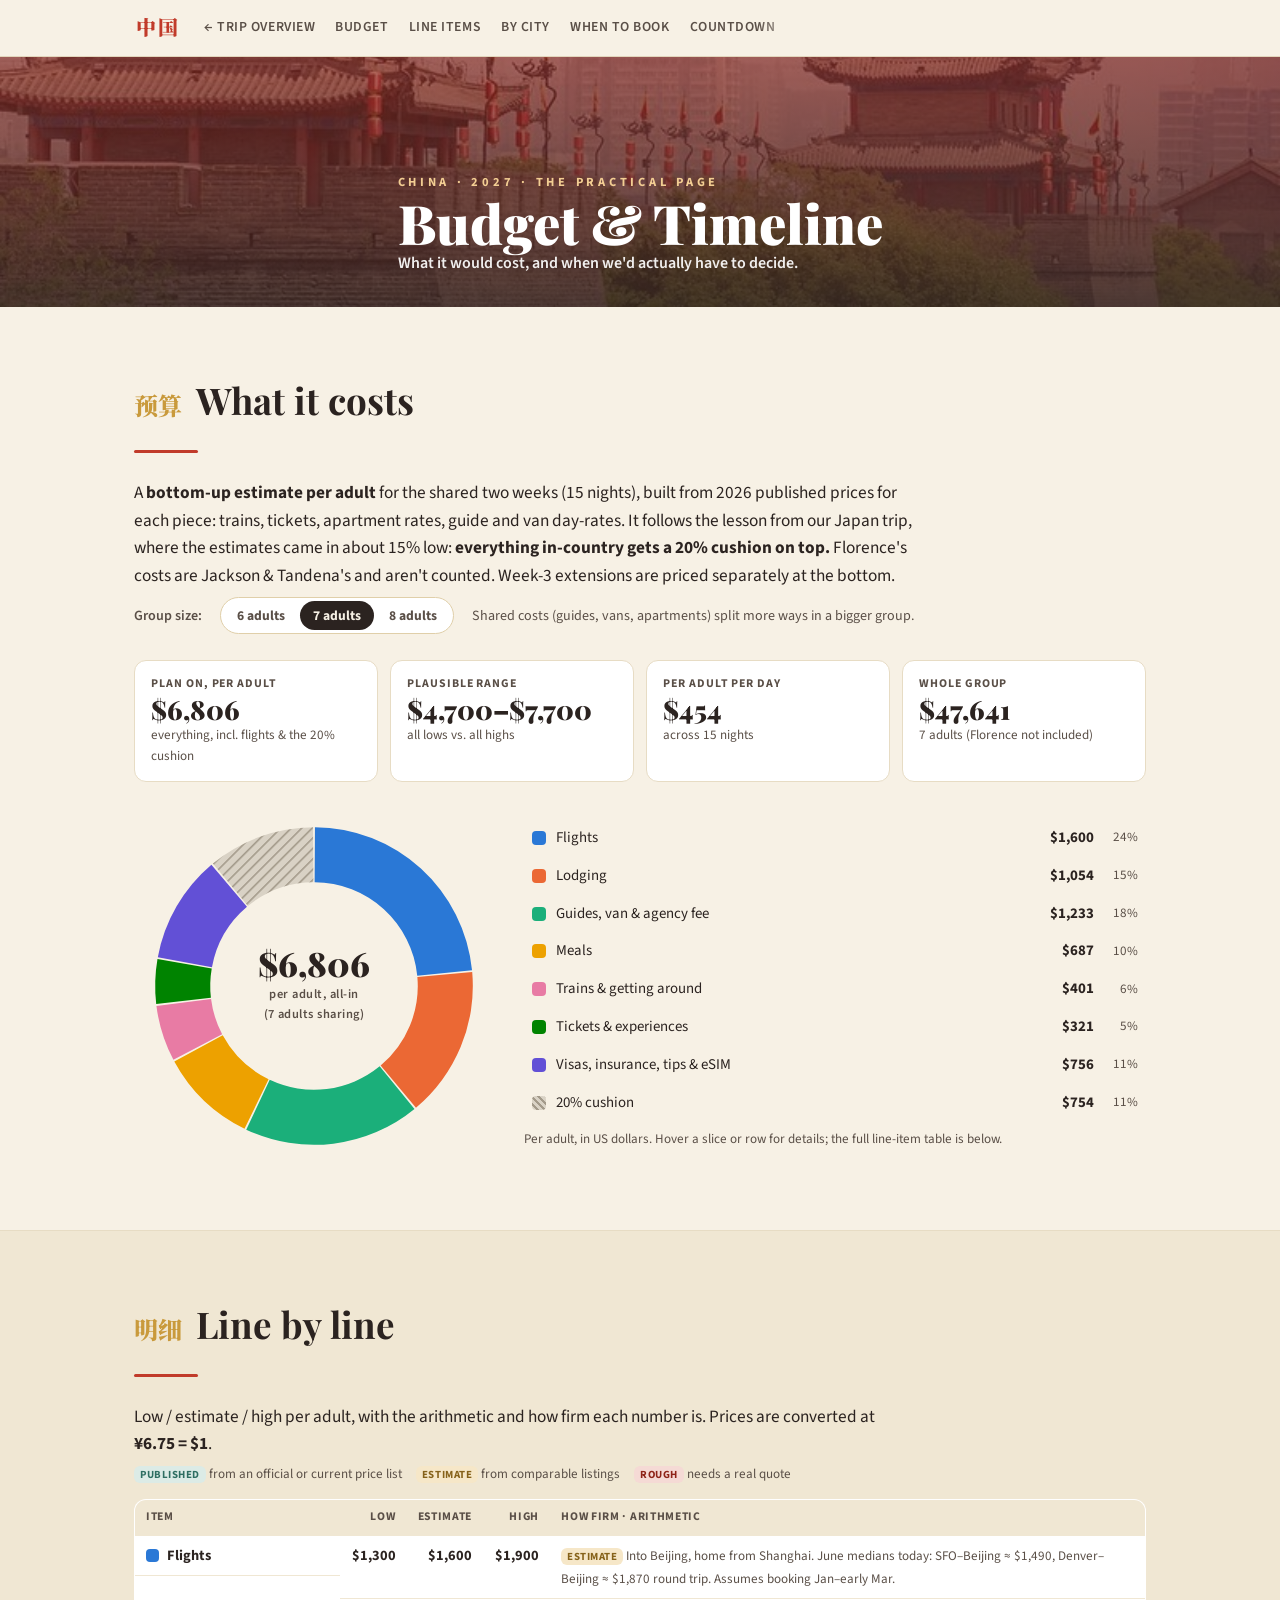
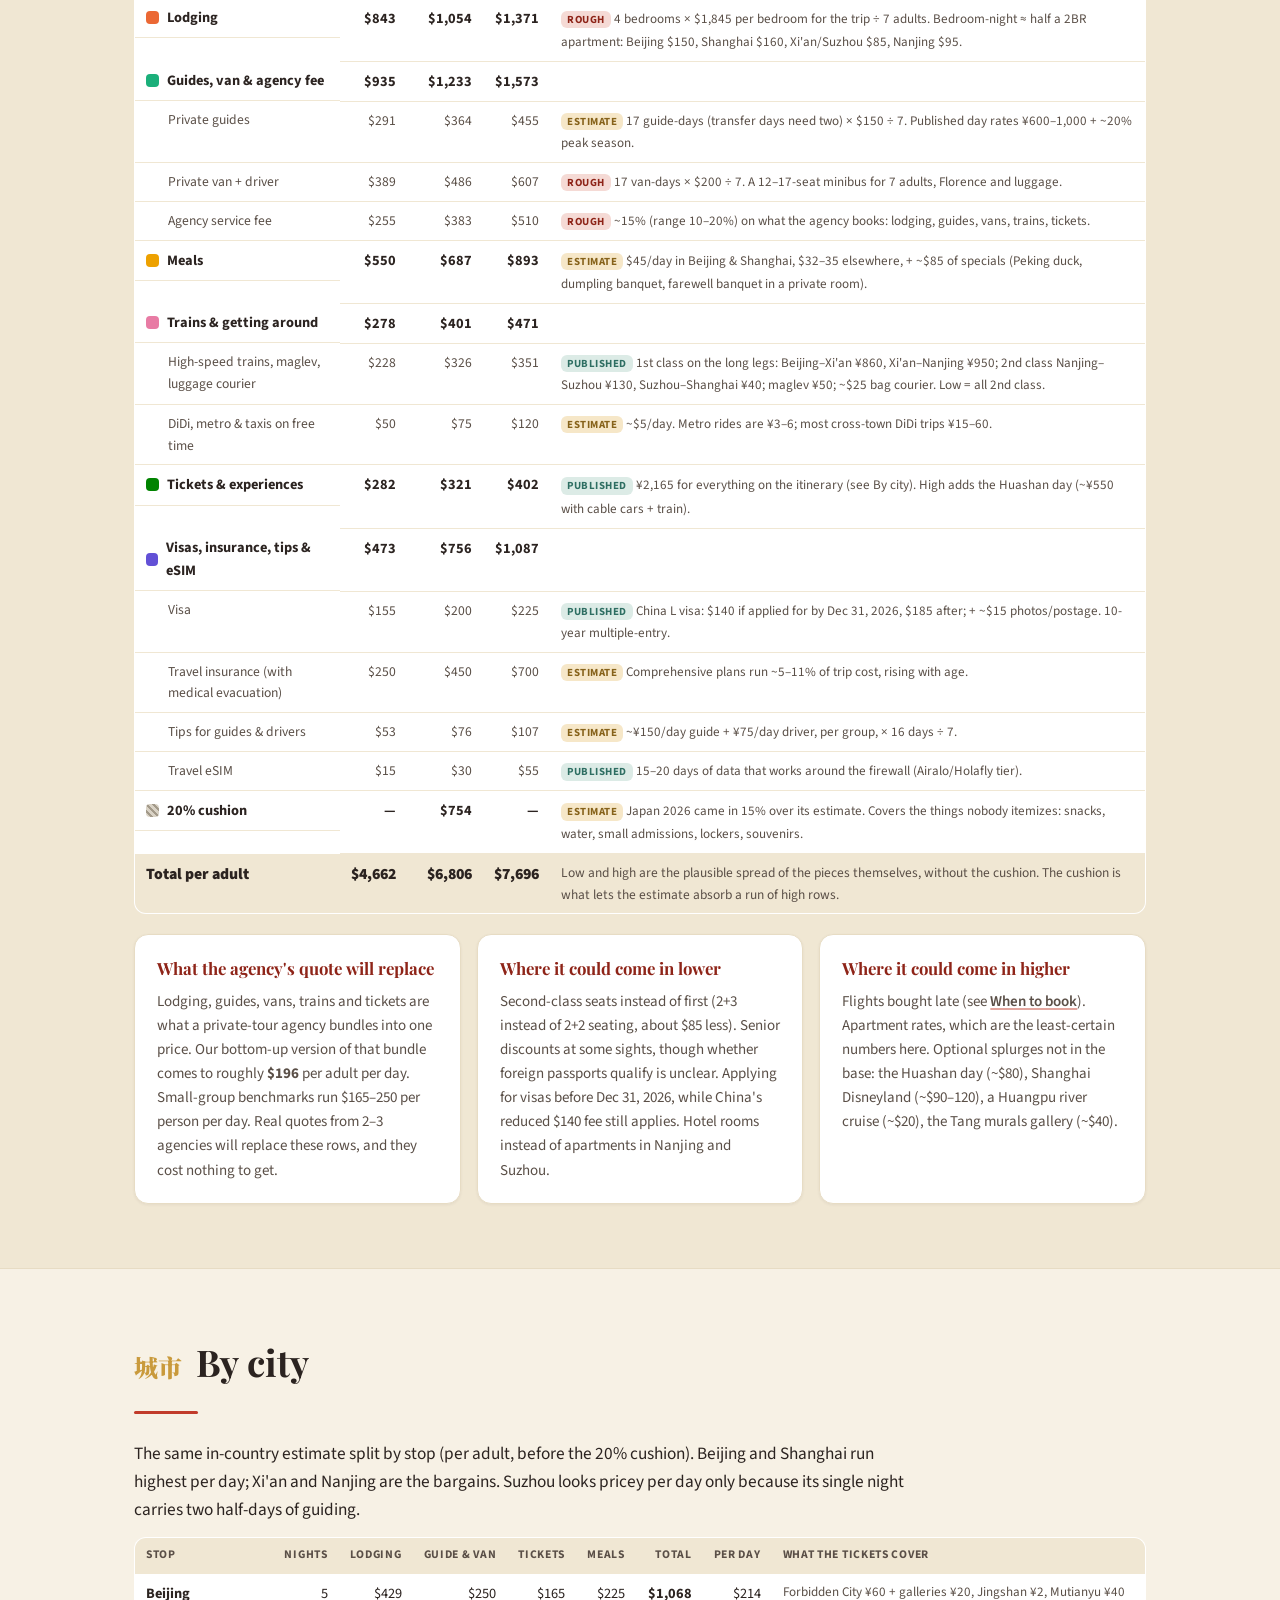
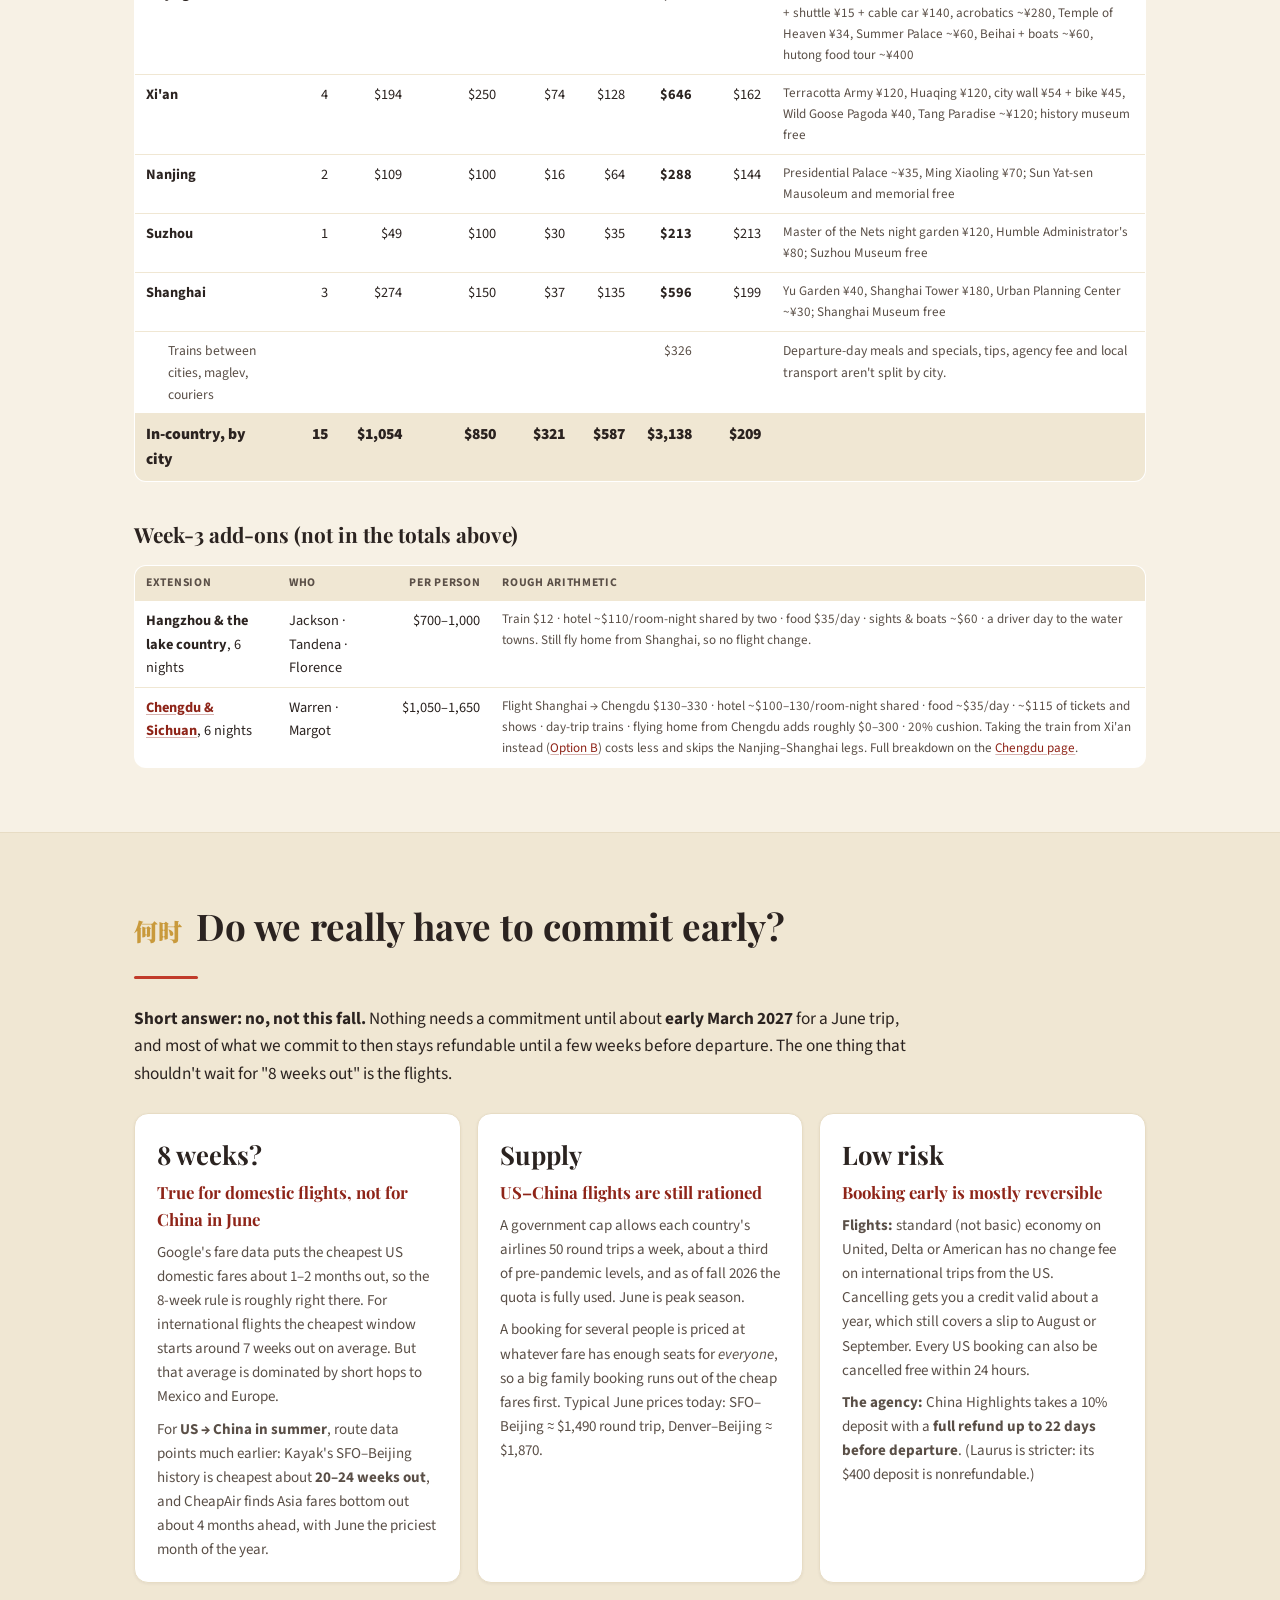
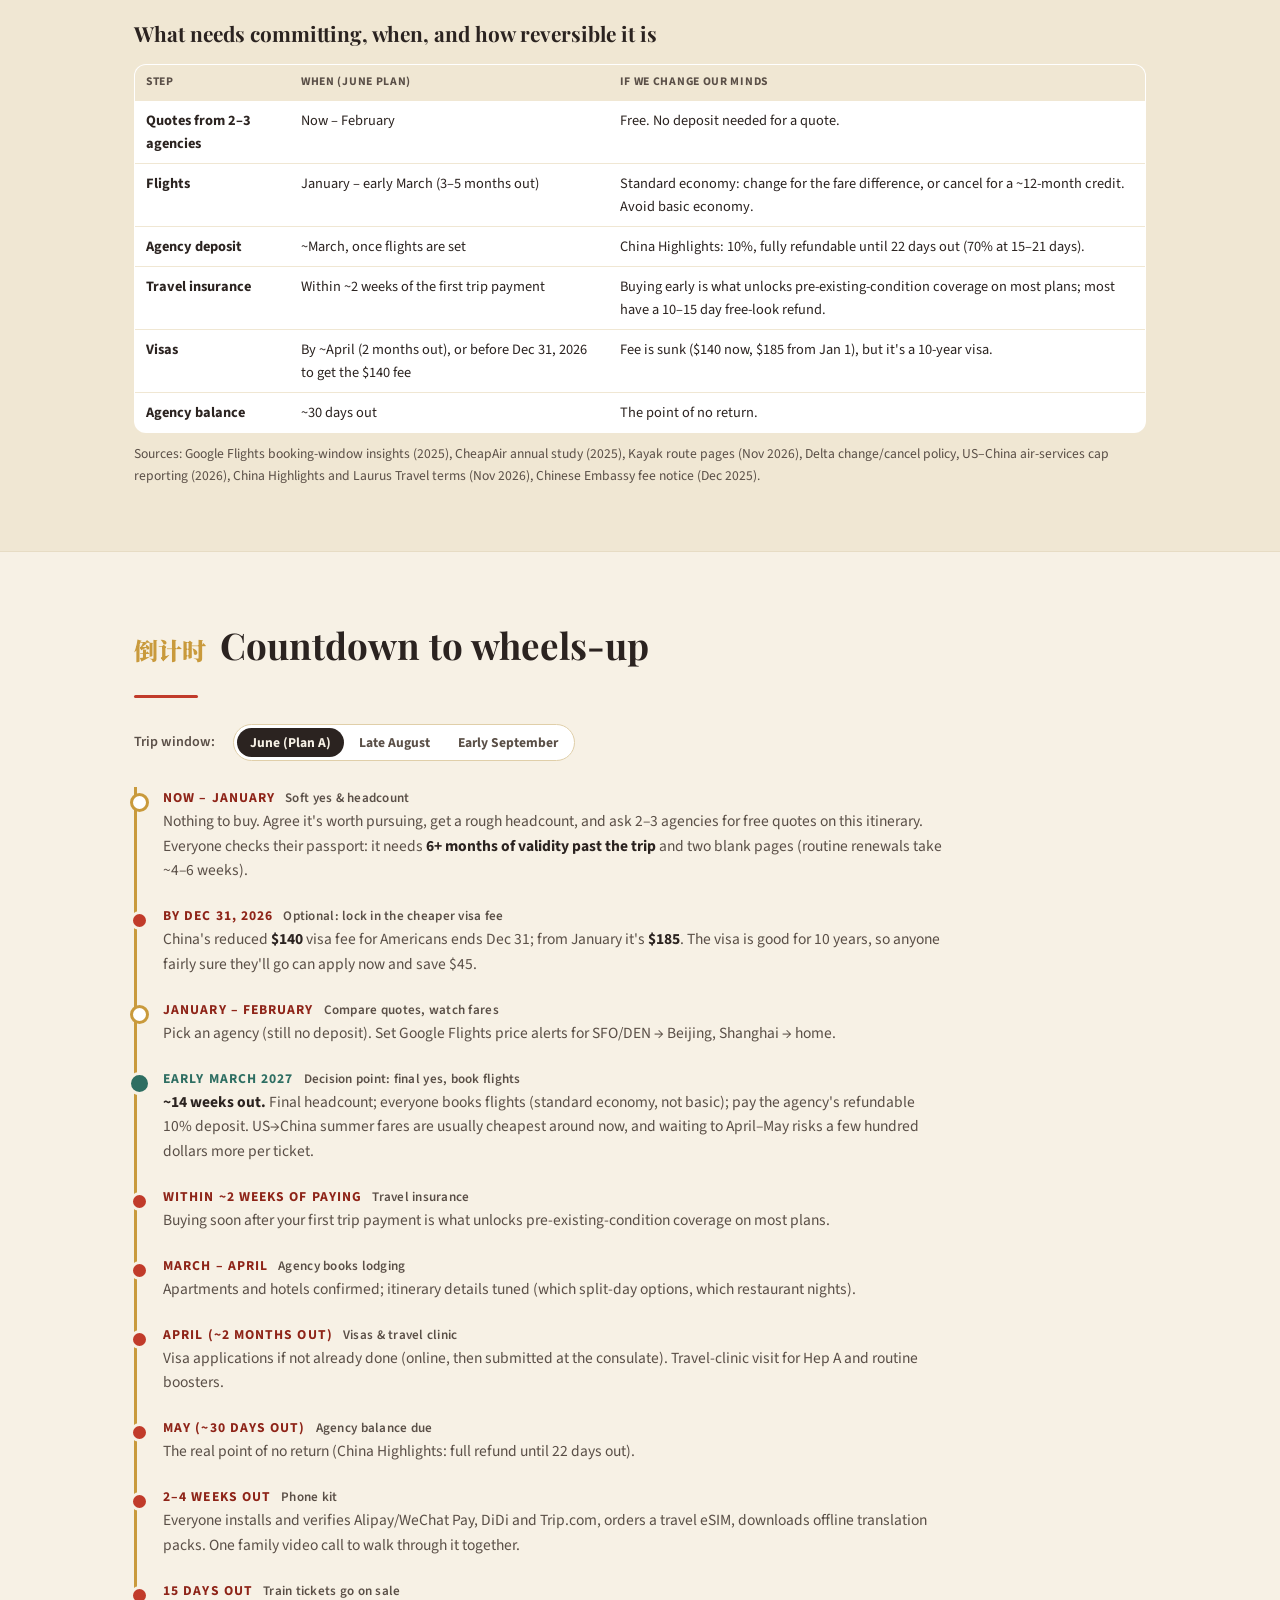
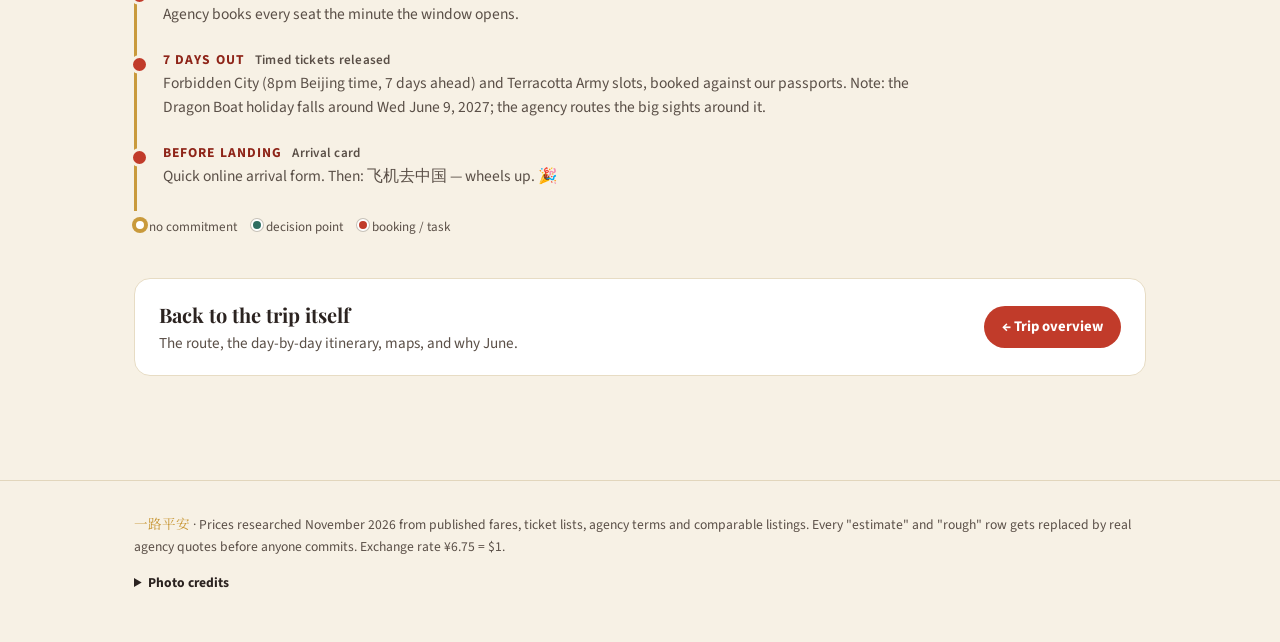
<file: budget.html>
<!DOCTYPE html>
<html lang="en">
<head>
<meta charset="UTF-8">
<meta name="viewport" content="width=device-width, initial-scale=1.0">
<title>Budget &amp; Timeline · China 2027</title>
<meta name="description" content="Bottom-up budget estimate and booking timeline for the Wagner family China trip, June 2027.">
<link rel="preconnect" href="https://fonts.googleapis.com">
<link href="https://fonts.googleapis.com/css2?family=Playfair+Display:ital,wght@0,500;0,700;0,900;1,500&family=Source+Sans+3:wght@400;600;700&family=Noto+Serif+SC:wght@600;900&display=swap" rel="stylesheet">
<link rel="stylesheet" href="style.css">
<style>
  .pagehead{position:relative;height:250px;overflow:hidden;background:#8E2418}
  .pagehead img{width:100%;height:100%;object-fit:cover;display:block;opacity:.55}
  .pagehead::after{content:"";position:absolute;inset:0;background:linear-gradient(180deg,rgba(142,36,24,.35),rgba(43,35,32,.7))}
  .pagehead .t{position:absolute;inset:0;z-index:2;display:flex;flex-direction:column;justify-content:flex-end;padding-bottom:30px;color:#fff}
  .pagehead .kicker{font-weight:700;letter-spacing:.3em;text-transform:uppercase;font-size:.78rem;color:#F3CE93}
  .pagehead h1{font-size:clamp(2rem,6vw,3.4rem);font-weight:900;line-height:1.05}
  .pagehead p{font-weight:600;opacity:.92}
  .tip{position:fixed;z-index:80;pointer-events:none;background:#fff;border:1px solid #E0CFA9;border-radius:10px;padding:8px 11px;font-size:.85rem;box-shadow:0 4px 16px rgba(0,0,0,.15);opacity:0;transition:opacity .1s;max-width:240px}
  .tip b{display:block;font-family:'Playfair Display',serif}
  .tip .r{display:flex;justify-content:space-between;gap:14px;font-variant-numeric:tabular-nums;color:var(--ink2)}
  .tip .r span:last-child{color:var(--ink);font-weight:700}
  .why{display:grid;grid-template-columns:repeat(auto-fit,minmax(260px,1fr));gap:16px;margin-top:20px}
  .commit td:nth-child(3){white-space:normal}
  .keyline{display:flex;gap:14px;flex-wrap:wrap;margin-top:6px;font-size:.82rem;color:var(--ink2)}
</style>
</head>
<body>

<nav>
  <div class="wrap">
    <a class="mark zh" href="index.html">中国</a>
    <div class="links">
      <a href="index.html">← Trip overview</a>
      <a href="#budget">Budget</a>
      <a href="#breakdown">Line items</a>
      <a href="#bycity">By city</a>
      <a href="#booking">When to book</a>
      <a href="#timeline">Countdown</a>
    </div>
  </div>
</nav>

<header class="pagehead">
  <img src="images/xa-wall.jpg" alt="">
  <div class="t"><div class="wrap">
    <span class="kicker">China · 2027 · the practical page</span>
    <h1>Budget &amp; Timeline</h1>
    <p>What it would cost, and when we'd actually have to decide.</p>
  </div></div>
</header>

<!-- ============ BUDGET ============ -->
<section id="budget">
  <div class="wrap">
    <div class="sec-head"><span class="zh">预算</span><h2>What it costs</h2></div>
    <div class="rule"></div>
    <p class="lede">A <b>bottom-up estimate per adult</b> for the shared two weeks (15 nights), built from 2026 published prices for each piece: trains, tickets, apartment rates, guide and van day-rates. It follows the lesson from our Japan trip, where the estimates came in about 15% low: <b>everything in-country gets a 20% cushion on top.</b> Florence's costs are Jackson &amp; Tandena's and aren't counted. Week-3 extensions are priced separately at the bottom.</p>
    <div class="controls">
      <span>Group size:</span>
      <div class="seg" id="groupseg"><button data-n="6">6 adults</button><button data-n="7" class="on">7 adults</button><button data-n="8">8 adults</button></div>
      <span class="muted" style="font-weight:400">Shared costs (guides, vans, apartments) split more ways in a bigger group.</span>
    </div>

    <div class="stats" id="stats"></div>

    <div class="bud-top" style="margin-top:24px">
      <div class="donut-wrap" id="donut" role="img" aria-label="Donut chart of per-adult trip cost by category"></div>
      <div>
        <ul class="legend" id="legend"></ul>
        <p class="muted" style="font-size:.82rem;margin-top:10px">Per adult, in US dollars. Hover a slice or row for details; the full line-item table is below.</p>
      </div>
    </div>
  </div>
</section>

<!-- ============ LINE ITEMS ============ -->
<section id="breakdown" class="alt">
  <div class="wrap">
    <div class="sec-head"><span class="zh">明细</span><h2>Line by line</h2></div>
    <div class="rule"></div>
    <p class="lede">Low / estimate / high per adult, with the arithmetic and how firm each number is. Prices are converted at <b>¥6.75 = $1</b>.</p>
    <div class="keyline"><span><span class="conf firm">published</span> from an official or current price list</span><span><span class="conf est">estimate</span> from comparable listings</span><span><span class="conf rough">rough</span> needs a real quote</span></div>
    <div class="tablewrap"><table class="btable" id="lines"></table></div>
    <div class="why">
      <div class="card"><h3>What the agency's quote will replace</h3><p>Lodging, guides, vans, trains and tickets are what a private-tour agency bundles into one price. Our bottom-up version of that bundle comes to roughly <b id="pkgline">—</b> per adult per day. Small-group benchmarks run $165–250 per person per day. Real quotes from 2–3 agencies will replace these rows, and they cost nothing to get.</p></div>
      <div class="card"><h3>Where it could come in lower</h3><p>Second-class seats instead of first (2+3 instead of 2+2 seating, about $85 less). Senior discounts at some sights, though whether foreign passports qualify is unclear. Applying for visas before Dec 31, 2026, while China's reduced $140 fee still applies. Hotel rooms instead of apartments in Nanjing and Suzhou.</p></div>
      <div class="card"><h3>Where it could come in higher</h3><p>Flights bought late (see <a href="#booking">When to book</a>). Apartment rates, which are the least-certain numbers here. Optional splurges not in the base: the Huashan day (~$80), Shanghai Disneyland (~$90–120), a Huangpu river cruise (~$20), the Tang murals gallery (~$40).</p></div>
    </div>
  </div>
</section>

<!-- ============ BY CITY ============ -->
<section id="bycity">
  <div class="wrap">
    <div class="sec-head"><span class="zh">城市</span><h2>By city</h2></div>
    <div class="rule"></div>
    <p class="lede">The same in-country estimate split by stop (per adult, before the 20% cushion). Beijing and Shanghai run highest per day; Xi'an and Nanjing are the bargains. Suzhou looks pricey per day only because its single night carries two half-days of guiding.</p>
    <div class="tablewrap"><table class="btable" id="cities"></table></div>

    <h3 style="margin-top:36px;font-size:1.3rem">Week-3 add-ons (not in the totals above)</h3>
    <div class="tablewrap"><table class="btable">
      <tr><th>Extension</th><th>Who</th><th class="n">Per person</th><th>Rough arithmetic</th></tr>
      <tr><td><b>Hangzhou &amp; the lake country</b>, 6 nights</td><td>Jackson · Tandena · Florence</td><td class="n">$700–1,000</td><td class="note">Train $12 · hotel ~$110/room-night shared by two · food $35/day · sights &amp; boats ~$60 · a driver day to the water towns. Still fly home from Shanghai, so no flight change.</td></tr>
      <tr><td><b><a href="chengdu.html">Chengdu &amp; Sichuan</a></b>, 6 nights</td><td>Warren · Margot</td><td class="n">$1,050–1,650</td><td class="note">Flight Shanghai → Chengdu $130–330 · hotel ~$100–130/room-night shared · food ~$35/day · ~$115 of tickets and shows · day-trip trains · flying home from Chengdu adds roughly $0–300 · 20% cushion. Taking the train from Xi'an instead (<a href="chengdu.html#ways">Option B</a>) costs less and skips the Nanjing–Shanghai legs. Full breakdown on the <a href="chengdu.html#costs">Chengdu page</a>.</td></tr>
    </table></div>
  </div>
</section>

<!-- ============ WHEN TO BOOK ============ -->
<section id="booking" class="alt">
  <div class="wrap">
    <div class="sec-head"><span class="zh">何时</span><h2>Do we really have to commit early?</h2></div>
    <div class="rule"></div>
    <p class="lede"><b>Short answer: no, not this fall.</b> Nothing needs a commitment until about <b>early March 2027</b> for a June trip, and most of what we commit to then stays refundable until a few weeks before departure. The one thing that shouldn't wait for "8 weeks out" is the flights.</p>

    <div class="cards3">
      <div class="card"><span class="big">8 weeks?</span><h3>True for domestic flights, not for China in June</h3><p>Google's fare data puts the cheapest US domestic fares about 1–2 months out, so the 8-week rule is roughly right there. For international flights the cheapest window starts around 7 weeks out on average. But that average is dominated by short hops to Mexico and Europe.</p><p>For <b>US → China in summer</b>, route data points much earlier: Kayak's SFO–Beijing history is cheapest about <b>20–24 weeks out</b>, and CheapAir finds Asia fares bottom out about 4 months ahead, with June the priciest month of the year.</p></div>
      <div class="card"><span class="big">Supply</span><h3>US–China flights are still rationed</h3><p>A government cap allows each country's airlines 50 round trips a week, about a third of pre-pandemic levels, and as of fall 2026 the quota is fully used. June is peak season.</p><p>A booking for several people is priced at whatever fare has enough seats for <i>everyone</i>, so a big family booking runs out of the cheap fares first. Typical June prices today: SFO–Beijing ≈ $1,490 round trip, Denver–Beijing ≈ $1,870.</p></div>
      <div class="card"><span class="big">Low risk</span><h3>Booking early is mostly reversible</h3><p><b>Flights:</b> standard (not basic) economy on United, Delta or American has no change fee on international trips from the US. Cancelling gets you a credit valid about a year, which still covers a slip to August or September. Every US booking can also be cancelled free within 24 hours.</p><p><b>The agency:</b> China Highlights takes a 10% deposit with a <b>full refund up to 22 days before departure</b>. (Laurus is stricter: its $400 deposit is nonrefundable.)</p></div>
    </div>

    <h3 style="margin-top:34px;font-size:1.3rem">What needs committing, when, and how reversible it is</h3>
    <div class="tablewrap"><table class="btable commit">
      <tr><th>Step</th><th>When (June plan)</th><th>If we change our minds</th></tr>
      <tr><td><b>Quotes from 2–3 agencies</b></td><td>Now – February</td><td>Free. No deposit needed for a quote.</td></tr>
      <tr><td><b>Flights</b></td><td>January – early March (3–5 months out)</td><td>Standard economy: change for the fare difference, or cancel for a ~12-month credit. Avoid basic economy.</td></tr>
      <tr><td><b>Agency deposit</b></td><td>~March, once flights are set</td><td>China Highlights: 10%, fully refundable until 22 days out (70% at 15–21 days).</td></tr>
      <tr><td><b>Travel insurance</b></td><td>Within ~2 weeks of the first trip payment</td><td>Buying early is what unlocks pre-existing-condition coverage on most plans; most have a 10–15 day free-look refund.</td></tr>
      <tr><td><b>Visas</b></td><td>By ~April (2 months out), or before Dec 31, 2026 to get the $140 fee</td><td>Fee is sunk ($140 now, $185 from Jan 1), but it's a 10-year visa.</td></tr>
      <tr><td><b>Agency balance</b></td><td>~30 days out</td><td>The point of no return.</td></tr>
    </table></div>
    <p class="muted" style="font-size:.85rem;margin-top:10px">Sources: Google Flights booking-window insights (2025), CheapAir annual study (2025), Kayak route pages (Nov 2026), Delta change/cancel policy, US–China air-services cap reporting (2026), China Highlights and Laurus Travel terms (Nov 2026), Chinese Embassy fee notice (Dec 2025).</p>
  </div>
</section>

<!-- ============ TIMELINE ============ -->
<section id="timeline">
  <div class="wrap">
    <div class="sec-head"><span class="zh">倒计时</span><h2>Countdown to wheels-up</h2></div>
    <div class="rule"></div>
    <div class="controls" style="margin-bottom:0">
      <span>Trip window:</span>
      <div class="seg" id="planseg"><button data-p="jun" class="on">June (Plan A)</button><button data-p="aug">Late August</button><button data-p="sep">Early September</button></div>
    </div>
    <div class="tl" id="tl"></div>
    <div class="keyline"><span><span class="dotkey" style="--c:#fff;border-color:var(--gold);box-shadow:0 0 0 2px var(--gold)"></span> no commitment</span><span><span class="dotkey" style="--c:var(--jade)"></span> decision point</span><span><span class="dotkey" style="--c:var(--verm)"></span> booking / task</span></div>

    <div class="nextpage" style="margin-top:40px">
      <div><h3>Back to the trip itself</h3><p>The route, the day-by-day itinerary, maps, and why June.</p></div>
      <a class="btn" href="index.html">← Trip overview</a>
    </div>
  </div>
</section>

<footer>
  <div class="wrap">
    <p><span class="zh">一路平安</span> · Prices researched November 2026 from published fares, ticket lists, agency terms and comparable listings. Every "estimate" and "rough" row gets replaced by real agency quotes before anyone commits. Exchange rate ¥6.75 = $1.</p>
    <details><summary>Photo credits</summary>
      <ul class="credits"><!-- credits:start --><li>Great Wall at Mutianyu: <a href="https://commons.wikimedia.org/wiki/File:Great_Wall_of_China_July_2006.JPG" target="_blank" rel="noopener">Velatrix</a> · CC0</li><li>Forbidden City: <a href="https://commons.wikimedia.org/wiki/File:The_Forbidden_City_-_View_from_Coal_Hill.jpg" target="_blank" rel="noopener">Pixelflake</a> · CC BY-SA 3.0</li><li>Terracotta Army: <a href="https://commons.wikimedia.org/wiki/File:51714-Terracota-Army.jpg" target="_blank" rel="noopener">xiquinhosilva</a> · CC BY 2.0</li><li>Sun Yat-sen Mausoleum: <a href="https://commons.wikimedia.org/wiki/File:Sun_Yat-sen_Mausoleum_-_54400198691.jpg" target="_blank" rel="noopener">xiquinhosilva</a> · CC BY 2.0</li><li>Humble Administrator&#x27;s Garden: <a href="https://commons.wikimedia.org/wiki/File:Humble_Administrator%27s_Garden_Suzhou_November_2017_008.jpg" target="_blank" rel="noopener">King of Hearts</a> · CC BY-SA 4.0</li><li>Shanghai skyline: <a href="https://commons.wikimedia.org/wiki/File:Shanghai_Lujiazui_night_skyline_2017_-_Flickr.jpg" target="_blank" rel="noopener">Larry Qian</a> · CC0</li><li>Leifeng Pagoda, West Lake: <a href="https://commons.wikimedia.org/wiki/File:Leifeng_Pagoda_%E9%9B%B7%E5%B3%B0%E5%A1%94_-_panoramio.jpg" target="_blank" rel="noopener">lienyuan lee</a> · CC BY 3.0</li><li>Giant panda: <a href="https://commons.wikimedia.org/wiki/File:Panda_in_Chengdu_Research_Base_of_Giant_Panda_Breeding_-_7708872342.jpg" target="_blank" rel="noopener">George Lu</a> · CC BY 2.0</li><li>Temple of Heaven: <a href="https://commons.wikimedia.org/wiki/File:Temple_of_Heaven_-_Hall_of_Prayer_for_Good_Harvests_03.jpg" target="_blank" rel="noopener">xiquinhosilva</a> · CC BY 2.0</li><li>Summer Palace: <a href="https://commons.wikimedia.org/wiki/File:Longevity_Hill_of_the_Summer_Palace.jpg" target="_blank" rel="noopener">xiquinhosilva</a> · CC BY 2.0</li><li>Beijing hutong: <a href="https://commons.wikimedia.org/wiki/File:Some_Hutong_in_Beijing_in_2026_-_1.jpg" target="_blank" rel="noopener">Renek78</a> · CC0</li><li>Forbidden City: <a href="https://commons.wikimedia.org/wiki/File:Hall_of_Supreme_Harmony_and_Mid_L-R_gates_(20241127120000).jpg" target="_blank" rel="noopener">N509FZ</a> · CC BY-SA 4.0</li><li>Xi&#x27;an city wall: <a href="https://commons.wikimedia.org/wiki/File:City_wall_of_Xi%27an_51550-Xian_(27959363326).jpg" target="_blank" rel="noopener">xiquinhosilva</a> · CC BY 2.0</li><li>Big Wild Goose Pagoda: <a href="https://commons.wikimedia.org/wiki/File:Dayan_%22Big_Wild_Goose%22_Pagoda_(9911539764).jpg" target="_blank" rel="noopener">Gary Todd from Xinzheng, China</a> · CC0</li><li>Mount Hua: <a href="https://commons.wikimedia.org/wiki/File:Mount_Hua,_May,_2018-1.jpg" target="_blank" rel="noopener">Alexey Komarov</a> · CC BY-SA 4.0</li><li>Xi&#x27;an Bell Tower by night: <a href="https://commons.wikimedia.org/wiki/File:Xi%27an_Bell_Tower_at_night_1.jpg" target="_blank" rel="noopener">H2v5o68z</a> · CC0</li><li>Presidential Palace: <a href="https://commons.wikimedia.org/wiki/File:Main_gate_of_the_Presidential_Palace,_Nanjing_1.jpg" target="_blank" rel="noopener">钉钉</a> · CC BY-SA 4.0</li><li>Ming Xiaoling: <a href="https://commons.wikimedia.org/wiki/File:Ming_Xiaoling_Mausoleum_(54437036887).jpg" target="_blank" rel="noopener">xiquinhosilva</a> · CC BY 2.0</li><li>Qinhuai River: <a href="https://commons.wikimedia.org/wiki/File:Qinhuai_River_Night.jpg" target="_blank" rel="noopener">SQFP</a> · CC BY 2.0</li><li>Master of the Nets Garden: <a href="https://commons.wikimedia.org/wiki/File:Master_of_the_Nets_Garden_Suzhou.jpg" target="_blank" rel="noopener">xiquinhosilva</a> · CC BY 2.0</li><li>Suzhou Museum: <a href="https://www.flickr.com/photos/75275041@N00/4711755586" target="_blank" rel="noopener">livepine</a> · CC BY 2.0</li><li>Suzhou canal: <a href="https://commons.wikimedia.org/wiki/File:Suzhou_canals_November_2017_007.jpg" target="_blank" rel="noopener">King of Hearts</a> · CC BY-SA 4.0</li><li>Yu Garden: <a href="https://commons.wikimedia.org/wiki/File:Shanghai_-_Yu_Garden_-_0035.jpg" target="_blank" rel="noopener">Stefan Fussan</a> · CC BY-SA 3.0</li><li>The Bund: <a href="https://commons.wikimedia.org/wiki/File:2015_The_Bund,_Shanghai-_Hong_Kong_and_Shanghai_Bank,_1923_(left)_%26_Customs_House,_1927_(right).jpg" target="_blank" rel="noopener">Gary Todd</a> · CC0</li><li>Shanghai Tower: <a href="https://commons.wikimedia.org/wiki/File:Shanghai_skyscrapers_5166285.jpg" target="_blank" rel="noopener">Ermell</a> · CC0</li><li>French Concession: <a href="https://commons.wikimedia.org/wiki/File:Wukang_Road_in_2025.jpg" target="_blank" rel="noopener">RunningTurtle8964</a> · CC BY 4.0</li><li>Lingyin Temple: <a href="https://commons.wikimedia.org/wiki/File:20090608_Hangzhou_Feilai_Feng_9060.jpg" target="_blank" rel="noopener">Jakub Hałun</a> · CC BY-SA 3.0</li><li>Longjing tea fields: <a href="https://commons.wikimedia.org/wiki/File:Tea_plantations_in_Longjing,_Hangzhou.jpg" target="_blank" rel="noopener">Wishva de Silva</a> · CC BY-SA 3.0</li><li>Sanxingdui bronze: <a href="https://commons.wikimedia.org/wiki/File:Ancient_Bronze_Mask_from_Sanxingdui_10.jpg" target="_blank" rel="noopener">Gary Todd</a> · CC0</li><li>Dujiangyan: <a href="https://commons.wikimedia.org/wiki/File:Dujiangyan_Scenic_Area_36666-Dujiangyan_(49067677318).jpg" target="_blank" rel="noopener">xiquinhosilva</a> · CC BY 2.0</li><li>Leshan Giant Buddha: <a href="https://commons.wikimedia.org/wiki/File:36275-Leshan_(49067653383).jpg" target="_blank" rel="noopener">xiquinhosilva</a> · CC BY 2.0</li><li>Jinli Ancient Street: <a href="https://commons.wikimedia.org/wiki/File:Chengdu_Jinli-Stra%C3%9Fe_bei_Nacht_1.jpg" target="_blank" rel="noopener">Zairon</a> · CC BY-SA 4.0</li><li>People&#x27;s Park teahouse: <a href="https://commons.wikimedia.org/wiki/File:Teahouse_in_Peoples_Park_-_Chengdu,_China_-_DSC05371.jpg" target="_blank" rel="noopener">Daderot</a> · CC0</li><li>Sichuan opera: <a href="https://commons.wikimedia.org/wiki/File:%E8%AE%8A%E8%87%89%E3%80%82%E3%80%82%E3%80%82.jpg" target="_blank" rel="noopener">曠野蝸牛</a> · CC BY 2.5</li><li>Mount Qingcheng: <a href="https://commons.wikimedia.org/wiki/File:Jianfu_Palace,_Mount_Qingcheng_(54530903712).jpg" target="_blank" rel="noopener">xiquinhosilva</a> · CC BY 2.0</li><li>Wenshu Monastery: <a href="https://commons.wikimedia.org/wiki/File:Wenshu_Monastery_-_55393263967.jpg" target="_blank" rel="noopener">xiquinhosilva</a> · CC BY 4.0</li><li>Kuanzhai Xiangzi: <a href="https://commons.wikimedia.org/wiki/File:Wide_and_Narrow_Alleys_(53691068061).jpg" target="_blank" rel="noopener">xiquinhosilva</a> · CC BY 2.0</li><li>Sichuan hotpot: <a href="https://commons.wikimedia.org/wiki/File:Yuanyang_Chongqing_Hotpot_Box_Hill.jpg" target="_blank" rel="noopener">Akira CA</a> · CC0</li><li>Giant panda: <a href="https://commons.wikimedia.org/wiki/File:Giant_panda_eating_bamboo.jpg" target="_blank" rel="noopener">Kevin Dooley</a> · CC BY 2.0</li><li>Mount Emei: <a href="https://commons.wikimedia.org/wiki/File:Golden_Summit_(Jinding)_(17264931860).jpg" target="_blank" rel="noopener">Min Zhou</a> · CC BY 2.0</li><li>Jinsha gold: <a href="https://commons.wikimedia.org/wiki/File:Jinsha_Gold_Sun-Bird_Disc_(13945570164).jpg" target="_blank" rel="noopener">Gary Todd from Xinzheng, China</a> · CC0</li><li>High-speed train: <a href="https://commons.wikimedia.org/wiki/File:CR400AF-2027@BJX_(20171103100132).jpg" target="_blank" rel="noopener">N509FZ</a> · CC BY-SA 4.0</li><li>Panjiayuan Market: <a href="https://www.flickr.com/photos/34427466141@N01/2288261" target="_blank" rel="noopener">Oldtasty</a> · CC BY-NC-SA 2.0</li><li>Jinshanling Great Wall: <a href="https://commons.wikimedia.org/wiki/File:%E9%87%91%E5%B1%B1%E5%B2%AD%E9%95%BF%E5%9F%8E_-_Jinshanling_Great_Wall_(7837756572).jpg" target="_blank" rel="noopener">Nikolaj Potanin from Russia</a> · CC BY-SA 2.0</li><!-- credits:end --></ul>
    </details>
  </div>
</footer>

<div class="tip" id="tip"></div>

<script>
/* ---------------- the budget model ---------------- */
const FX = 6.75;                      // CNY per USD
const fmt = v => '$' + Math.round(v).toLocaleString('en-US');
const cny = v => v / FX;

// Per-city inputs. bed = $ per bedroom-night (half a 2BR serviced apartment);
// guide/van = paid days; tickets = ¥ per adult for everything on that city's itinerary; meal = $ per adult per day.
const CITIES = [
  { name: 'Beijing',  nights: 5, bed: 150, guide: 5, van: 5, tickets: 1111, meal: 45,
    tnote: 'Forbidden City ¥60 + galleries ¥20, Jingshan ¥2, Mutianyu ¥40 + shuttle ¥15 + cable car ¥140, acrobatics ~¥280, Temple of Heaven ¥34, Summer Palace ~¥60, Beihai + boats ~¥60, hutong food tour ~¥400' },
  { name: "Xi'an",    nights: 4, bed: 85,  guide: 5, van: 5, tickets: 499, meal: 32,
    tnote: 'Terracotta Army ¥120, Huaqing ¥120, city wall ¥54 + bike ¥45, Wild Goose Pagoda ¥40, Tang Paradise ~¥120; history museum free' },
  { name: 'Nanjing',  nights: 2, bed: 95,  guide: 2, van: 2, tickets: 105, meal: 32,
    tnote: 'Presidential Palace ~¥35, Ming Xiaoling ¥70; Sun Yat-sen Mausoleum and memorial free' },
  { name: 'Suzhou',   nights: 1, bed: 85,  guide: 2, van: 2, tickets: 200, meal: 35,
    tnote: 'Master of the Nets night garden ¥120, Humble Administrator\'s ¥80; Suzhou Museum free' },
  { name: 'Shanghai', nights: 3, bed: 160, guide: 3, van: 3, tickets: 250, meal: 45,
    tnote: 'Yu Garden ¥40, Shanghai Tower ¥180, Urban Planning Center ~¥30; Shanghai Museum free' },
];
const GUIDE_DAY = 150, VAN_DAY = 200;            // $ per day, agency rate incl. peak-season bump
const TIPS_CNY_DAY = 225;                        // guide ¥150 + driver ¥75 per group per day
const TRAIN = { long1: 860, long2: 950, short1: 130, short2: 40, maglev: 50 };  // ¥ per adult
const CUSHION = 0.20, AGENCY = 0.15;

// Categorical slots, fixed order (validated: dataviz default palette, light mode).
const CATS = [
  { id: 'flights', name: 'Flights',                         c: '#2a78d6' },
  { id: 'lodging', name: 'Lodging',                         c: '#eb6834' },
  { id: 'guides',  name: 'Guides, van & agency fee',        c: '#1baf7a' },
  { id: 'meals',   name: 'Meals',                           c: '#eda100' },
  { id: 'trains',  name: 'Trains & getting around',         c: '#e87ba4' },
  { id: 'tickets', name: 'Tickets & experiences',           c: '#008300' },
  { id: 'misc',    name: 'Visas, insurance, tips & eSIM',   c: '#6250d6' },
  { id: 'cushion', name: '20% cushion',                     c: '#B7AE9F', neutral: true },
];

function model(N) {
  const beds = Math.ceil(N / 2);
  const perBedroom = CITIES.reduce((s, c) => s + c.nights * c.bed, 0);
  const guideDays = CITIES.reduce((s, c) => s + c.guide, 0), vanDays = CITIES.reduce((s, c) => s + c.van, 0);
  const lodging = perBedroom * beds / N;
  const guides = (guideDays * GUIDE_DAY + vanDays * VAN_DAY) / N;
  const trainsRail = cny(TRAIN.long1 + TRAIN.long2 + TRAIN.short1 + TRAIN.short2 + TRAIN.maglev) + 25;
  const local = 75;
  const tickets = cny(CITIES.reduce((s, c) => s + c.tickets, 0));
  const meals = CITIES.reduce((s, c) => s + c.nights * c.meal, 0) + 15 + 85;
  const tips = cny(TIPS_CNY_DAY * 16) / N;
  const agencyBase = lodging + guides + trainsRail + tickets;
  const agency = AGENCY * agencyBase;
  const L = [];
  const add = (cat, name, lo, mid, hi, conf, note) => L.push({ cat, name, lo, mid, hi, conf, note });
  add('flights', 'International flights (open-jaw economy)', 1300, 1600, 1900, 'est',
    'Into Beijing, home from Shanghai. June medians today: SFO–Beijing ≈ $1,490, Denver–Beijing ≈ $1,870 round trip. Assumes booking Jan–early Mar.');
  add('lodging', 'Serviced apartments, 15 nights', lodging * .8, lodging, lodging * 1.3, 'rough',
    `${beds} bedrooms × $${perBedroom.toLocaleString()} per bedroom for the trip ÷ ${N} adults. Bedroom-night ≈ half a 2BR apartment: Beijing $150, Shanghai $160, Xi'an/Suzhou $85, Nanjing $95.`);
  add('guides', 'Private guides', guideDays * GUIDE_DAY / N * .8, guideDays * GUIDE_DAY / N, guideDays * GUIDE_DAY / N * 1.25, 'est',
    `${guideDays} guide-days (transfer days need two) × $${GUIDE_DAY} ÷ ${N}. Published day rates ¥600–1,000 + ~20% peak season.`);
  add('guides', 'Private van + driver', vanDays * VAN_DAY / N * .8, vanDays * VAN_DAY / N, vanDays * VAN_DAY / N * 1.25, 'rough',
    `${vanDays} van-days × $${VAN_DAY} ÷ ${N}. A 12–17-seat minibus for ${N} adults, Florence and luggage.`);
  add('guides', 'Agency service fee', agencyBase * .10, agency, agencyBase * .20, 'rough',
    `~15% (range 10–20%) on what the agency books: lodging, guides, vans, trains, tickets.`);
  add('meals', 'Meals', meals * .8, meals, meals * 1.3, 'est',
    `$45/day in Beijing & Shanghai, $32–35 elsewhere, + ~$85 of specials (Peking duck, dumpling banquet, farewell banquet in a private room).`);
  add('trains', 'High-speed trains, maglev, luggage courier', cny(550 + 600 + 130 + 40 + 50) + 25, trainsRail, trainsRail + 25, 'firm',
    `1st class on the long legs: Beijing–Xi'an ¥860, Xi'an–Nanjing ¥950; 2nd class Nanjing–Suzhou ¥130, Suzhou–Shanghai ¥40; maglev ¥50; ~$25 bag courier. Low = all 2nd class.`);
  add('trains', 'DiDi, metro & taxis on free time', 50, local, 120, 'est', '~$5/day. Metro rides are ¥3–6; most cross-town DiDi trips ¥15–60.');
  add('tickets', 'Entrance tickets & experiences', tickets * .88, tickets, tickets + cny(550), 'firm',
    `¥${CITIES.reduce((s, c) => s + c.tickets, 0).toLocaleString()} for everything on the itinerary (see By city). High adds the Huashan day (~¥550 with cable cars + train).`);
  add('misc', 'Visa', 155, 200, 225, 'firm', 'China L visa: $140 if applied for by Dec 31, 2026, $185 after; + ~$15 photos/postage. 10-year multiple-entry.');
  add('misc', 'Travel insurance (with medical evacuation)', 250, 450, 700, 'est', 'Comprehensive plans run ~5–11% of trip cost, rising with age.');
  add('misc', 'Tips for guides & drivers', tips * .7, tips, tips * 1.4, 'est', `~¥150/day guide + ¥75/day driver, per group, × 16 days ÷ ${N}.`);
  add('misc', 'Travel eSIM', 15, 30, 55, 'firm', '15–20 days of data that works around the firewall (Airalo/Holafly tier).');
  const inCountry = L.filter(l => !['flights', 'misc'].includes(l.cat) || l.name.startsWith('Tips'));
  const cushion = CUSHION * inCountry.reduce((s, l) => s + l.mid, 0);
  add('cushion', '20% cushion on in-country costs', 0, cushion, 0, 'est',
    'Japan 2026 came in 15% over its estimate. Covers the things nobody itemizes: snacks, water, small admissions, lockers, souvenirs.');
  const byCat = CATS.map(c => ({ ...c, v: L.filter(l => l.cat === c.id).reduce((s, l) => s + l.mid, 0) }));
  const total = L.reduce((s, l) => s + l.mid, 0);
  const lo = L.reduce((s, l) => s + l.lo, 0), hi = L.reduce((s, l) => s + l.hi, 0);
  const pkg = (lodging + guides + trainsRail + tickets + agency) / 15;
  const cityRows = CITIES.map(c => {
    const lod = c.nights * c.bed * beds / N, gv = (c.guide * GUIDE_DAY + c.van * VAN_DAY) / N, tk = cny(c.tickets), ml = c.nights * c.meal;
    return { ...c, lod, gv, tk, ml, tot: lod + gv + tk + ml, perDay: (lod + gv + tk + ml) / c.nights };
  });
  return { N, L, byCat, total, lo, hi, pkg, cityRows, trainsRail, cushion };
}

/* ---------------- rendering ---------------- */
const tip = document.getElementById('tip');
function showTip(e, html) { tip.innerHTML = html; tip.style.opacity = 1; moveTip(e); }
function moveTip(e) {
  const x = Math.min(e.clientX + 14, innerWidth - tip.offsetWidth - 8), y = Math.min(e.clientY + 14, innerHeight - tip.offsetHeight - 8);
  tip.style.left = x + 'px'; tip.style.top = y + 'px';
}
function hideTip() { tip.style.opacity = 0; }

function donut(m) {
  const R = 150, r = 98, cx = 170, cy = 170, gap = 0.012;     // gap in radians ≈ 2px surface spacer
  const segs = m.byCat.filter(c => c.v > 0);
  let a = -Math.PI / 2, paths = '';
  const pt = (rad, ang) => [cx + rad * Math.cos(ang), cy + rad * Math.sin(ang)];
  segs.forEach((c, i) => {
    const sweep = c.v / m.total * Math.PI * 2;
    const a0 = a + gap / 2, a1 = a + sweep - gap / 2;
    const large = a1 - a0 > Math.PI ? 1 : 0;
    const [x0, y0] = pt(R, a0), [x1, y1] = pt(R, a1), [x2, y2] = pt(r, a1), [x3, y3] = pt(r, a0);
    const fill = c.neutral ? 'url(#hatch)' : c.c;
    paths += `<path data-i="${i}" d="M${x0},${y0} A${R},${R} 0 ${large} 1 ${x1},${y1} L${x2},${y2} A${r},${r} 0 ${large} 0 ${x3},${y3} Z" fill="${fill}"/>`;
    a += sweep;
  });
  const el = document.getElementById('donut');
  el.innerHTML = `<svg viewBox="0 0 340 340"><defs><pattern id="hatch" width="7" height="7" patternUnits="userSpaceOnUse" patternTransform="rotate(45)"><rect width="7" height="7" fill="#D9D2C5"/><line x1="0" y1="0" x2="0" y2="7" stroke="#A39A8A" stroke-width="3"/></pattern></defs>${paths}</svg>` +
    `<div class="donut-center"><span class="v">${fmt(m.total)}</span><span class="l">per adult, all-in<br>(${m.N} adults sharing)</span></div>`;
  el.querySelectorAll('path').forEach(p => {
    const c = segs[+p.dataset.i];
    const html = `<b>${c.name}</b><div class="r"><span>Per adult</span><span>${fmt(c.v)}</span></div><div class="r"><span>Share</span><span>${Math.round(c.v / m.total * 100)}%</span></div><div class="r"><span>Whole group (${m.N})</span><span>${fmt(c.v * m.N)}</span></div>`;
    p.addEventListener('mouseenter', e => { highlight(c.id); showTip(e, html); });
    p.addEventListener('mousemove', moveTip);
    p.addEventListener('mouseleave', () => { highlight(null); hideTip(); });
  });
  const lg = document.getElementById('legend');
  lg.innerHTML = segs.map(c => `<li data-id="${c.id}"><span class="sq" style="--c:${c.neutral ? '#B7AE9F' : c.c};${c.neutral ? 'background:repeating-linear-gradient(45deg,#D9D2C5 0 3px,#A39A8A 3px 5px)' : ''}"></span><span>${c.name}</span><span class="amt">${fmt(c.v)}</span><span class="pct">${Math.round(c.v / m.total * 100)}%</span></li>`).join('');
  lg.querySelectorAll('li').forEach(li => {
    li.addEventListener('mouseenter', () => highlight(li.dataset.id));
    li.addEventListener('mouseleave', () => highlight(null));
  });
  function highlight(id) {
    const ids = segs.map(s => s.id);
    el.querySelectorAll('path').forEach(p => p.classList.toggle('dim', id !== null && ids[+p.dataset.i] !== id));
    lg.querySelectorAll('li').forEach(li => li.classList.toggle('hot', li.dataset.id === id));
  }
}

function render(N) {
  const m = model(N);
  const inCountry = m.total - m.byCat.find(c => c.id === 'flights').v;
  document.getElementById('stats').innerHTML = [
    ['Plan on, per adult', fmt(m.total), 'everything, incl. flights &amp; the 20% cushion'],
    ['Plausible range', `${fmt(Math.round(m.lo / 100) * 100)}–${fmt(Math.round(m.hi / 100) * 100)}`, 'all lows vs. all highs'],
    ['Per adult per day', fmt(m.total / 15), 'across 15 nights'],
    ['Whole group', fmt(m.total * N), `${N} adults (Florence not included)`],
  ].map(([k, v, s]) => `<div class="stat"><div class="k">${k}</div><div class="v">${v}</div><div class="s">${s}</div></div>`).join('');
  donut(m);
  document.getElementById('pkgline').textContent = fmt(m.pkg);
  const conf = { firm: '<span class="conf firm">published</span>', est: '<span class="conf est">estimate</span>', rough: '<span class="conf rough">rough</span>' };
  let rows = '<tr><th>Item</th><th class="n">Low</th><th class="n">Estimate</th><th class="n">High</th><th>How firm · arithmetic</th></tr>';
  CATS.forEach(c => {
    const items = m.L.filter(l => l.cat === c.id);
    if (!items.length) return;
    const s = k => items.reduce((t, l) => t + l[k], 0);
    const dash = v => c.neutral ? '—' : fmt(v);
    rows += `<tr class="cat"><td><span class="sq" style="width:13px;height:13px;border-radius:4px;display:inline-block;background:${c.neutral ? 'repeating-linear-gradient(45deg,#D9D2C5 0 3px,#A39A8A 3px 5px)' : c.c}"></span>${c.name}</td><td class="n">${dash(s('lo'))}</td><td class="n">${fmt(s('mid'))}</td><td class="n">${dash(s('hi'))}</td><td>${items.length === 1 ? conf[items[0].conf] + ' <span class="note">' + items[0].note + '</span>' : ''}</td></tr>`;
    if (items.length > 1) items.forEach(l => {
      rows += `<tr class="sub"><td>${l.name}</td><td class="n">${fmt(l.lo)}</td><td class="n">${fmt(l.mid)}</td><td class="n">${fmt(l.hi)}</td><td>${conf[l.conf]} <span class="note">${l.note}</span></td></tr>`;
    });
  });
  rows += `<tr class="tot"><td>Total per adult</td><td class="n">${fmt(m.lo)}</td><td class="n">${fmt(m.total)}</td><td class="n">${fmt(m.hi)}</td><td class="note">Low and high are the plausible spread of the pieces themselves, without the cushion. The cushion is what lets the estimate absorb a run of high rows.</td></tr>`;
  document.getElementById('lines').innerHTML = rows;

  let cr = '<tr><th>Stop</th><th class="n">Nights</th><th class="n">Lodging</th><th class="n">Guide &amp; van</th><th class="n">Tickets</th><th class="n">Meals</th><th class="n">Total</th><th class="n">Per day</th><th>What the tickets cover</th></tr>';
  m.cityRows.forEach(c => {
    cr += `<tr><td><b>${c.name}</b></td><td class="n">${c.nights}</td><td class="n">${fmt(c.lod)}</td><td class="n">${fmt(c.gv)}</td><td class="n">${fmt(c.tk)}</td><td class="n">${fmt(c.ml)}</td><td class="n"><b>${fmt(c.tot)}</b></td><td class="n">${fmt(c.perDay)}</td><td class="note">${c.tnote}</td></tr>`;
  });
  const sum = k => m.cityRows.reduce((t, c) => t + c[k], 0);
  cr += `<tr class="sub"><td>Trains between cities, maglev, couriers</td><td></td><td></td><td></td><td></td><td></td><td class="n">${fmt(m.trainsRail)}</td><td></td><td class="note">Departure-day meals and specials, tips, agency fee and local transport aren't split by city.</td></tr>`;
  cr += `<tr class="tot"><td>In-country, by city</td><td class="n">15</td><td class="n">${fmt(sum('lod'))}</td><td class="n">${fmt(sum('gv'))}</td><td class="n">${fmt(sum('tk'))}</td><td class="n">${fmt(sum('ml'))}</td><td class="n">${fmt(sum('tot') + m.trainsRail)}</td><td class="n">${fmt((sum('tot') + m.trainsRail) / 15)}</td><td></td></tr>`;
  document.getElementById('cities').innerHTML = cr;
}

document.getElementById('groupseg').addEventListener('click', e => {
  const b = e.target.closest('button'); if (!b) return;
  document.querySelectorAll('#groupseg button').forEach(x => x.classList.toggle('on', x === b));
  render(+b.dataset.n);
});
render(7);

/* ---------------- the countdown ---------------- */
// kind: free = no commitment, decide = decision point, task = booking / to-do
const PLANS = {
  jun: { label: 'June 2027', items: [
    ['free', 'Now – January', 'Soft yes &amp; headcount', 'Nothing to buy. Agree it\'s worth pursuing, get a rough headcount, and ask 2–3 agencies for free quotes on this itinerary. Everyone checks their passport: it needs <b>6+ months of validity past the trip</b> and two blank pages (routine renewals take ~4–6 weeks).'],
    ['task', 'By Dec 31, 2026', 'Optional: lock in the cheaper visa fee', 'China\'s reduced <b>$140</b> visa fee for Americans ends Dec 31; from January it\'s <b>$185</b>. The visa is good for 10 years, so anyone fairly sure they\'ll go can apply now and save $45.'],
    ['free', 'January – February', 'Compare quotes, watch fares', 'Pick an agency (still no deposit). Set Google Flights price alerts for SFO/DEN → Beijing, Shanghai → home.'],
    ['decide', 'Early March 2027', 'Decision point: final yes, book flights', '<b>~14 weeks out.</b> Final headcount; everyone books flights (standard economy, not basic); pay the agency\'s refundable 10% deposit. US→China summer fares are usually cheapest around now, and waiting to April–May risks a few hundred dollars more per ticket.'],
    ['task', 'Within ~2 weeks of paying', 'Travel insurance', 'Buying soon after your first trip payment is what unlocks pre-existing-condition coverage on most plans.'],
    ['task', 'March – April', 'Agency books lodging', 'Apartments and hotels confirmed; itinerary details tuned (which split-day options, which restaurant nights).'],
    ['task', 'April (~2 months out)', 'Visas &amp; travel clinic', 'Visa applications if not already done (online, then submitted at the consulate). Travel-clinic visit for Hep A and routine boosters.'],
    ['task', 'May (~30 days out)', 'Agency balance due', 'The real point of no return (China Highlights: full refund until 22 days out).'],
    ['task', '2–4 weeks out', 'Phone kit', 'Everyone installs and verifies Alipay/WeChat Pay, DiDi and Trip.com, orders a travel eSIM, downloads offline translation packs. One family video call to walk through it together.'],
    ['task', '15 days out', 'Train tickets go on sale', 'Agency books every seat the minute the window opens.'],
    ['task', '7 days out', 'Timed tickets released', 'Forbidden City (8pm Beijing time, 7 days ahead) and Terracotta Army slots, booked against our passports. Note: the Dragon Boat holiday falls around Wed June 9, 2027; the agency routes the big sights around it.'],
    ['task', 'Before landing', 'Arrival card', 'Quick online arrival form. Then: 飞机去中国 — wheels up. 🎉'],
  ]},
  aug: { label: 'Late August 2027', items: [
    ['free', 'Now – March', 'No rush', 'Same free steps (quotes, passports), with three extra months of slack. The Dec 31 visa-fee deadline still applies if anyone wants it.'],
    ['decide', 'Late May 2027', 'Decision point: final yes, book flights', '~13 weeks out. Book flights and pay the agency deposit. August is peak season for Chinese domestic travel, so hotels and trains are pricier and fuller than in June.'],
    ['task', 'June – July', 'Insurance, lodging, visas', 'Same sequence as the June plan, shifted ~11 weeks later. Watch for Beijing closures around the Aug 1 PLA centenary. A parade would mostly disrupt mid-July to early August.'],
    ['task', '15 / 7 days out', 'Trains &amp; timed tickets', 'Chinese summer vacation runs to ~Aug 31, so these sell out faster than in June. Lean on the agency.'],
  ]},
  sep: { label: 'Early September 2027', items: [
    ['free', 'Now – April', 'No rush', 'Same free steps, with four extra months of slack.'],
    ['decide', 'Mid-June 2027', 'Decision point: final yes, book flights', '~12 weeks out. Fly home before the Mid-Autumn holiday (Wed Sept 15, 2027), and well before October\'s Golden Week (Oct 1–7).'],
    ['task', 'July – August', 'Insurance, lodging, visas', 'Same sequence as the June plan, shifted ~13 weeks later. Hotels are noticeably cheaper than in August.'],
    ['task', '15 / 7 days out', 'Trains &amp; timed tickets', 'Schools are back in session, so these are the easiest of the three windows.'],
  ]},
};
function renderTl(p) {
  document.getElementById('tl').innerHTML = PLANS[p].items.map(([k, when, title, what]) =>
    `<div class="tl-item ${k}"><div class="when">${when} <small>${title}</small></div><div class="what">${what}</div></div>`).join('');
}
document.getElementById('planseg').addEventListener('click', e => {
  const b = e.target.closest('button'); if (!b) return;
  document.querySelectorAll('#planseg button').forEach(x => x.classList.toggle('on', x === b));
  renderTl(b.dataset.p);
});
renderTl(location.hash === '#aug' ? 'aug' : location.hash === '#sep' ? 'sep' : 'jun');
</script>
</body>
</html>
</file>
<file: style.css>
:root{
  --paper:#F7F1E5; --paper2:#F0E7D3; --ink:#2B2320; --ink2:#5A4F47; --line:#E7DCC4;
  --verm:#C13B2A; --deepred:#8E2418; --gold:#C99A3C; --jade:#2E6E62; --sky:#B8D4D0;
}
*{margin:0;padding:0;box-sizing:border-box}
html{scroll-behavior:smooth}
body{background:var(--paper);color:var(--ink);font-family:'Source Sans 3',system-ui,sans-serif;line-height:1.6}
h1,h2,h3{font-family:'Playfair Display',Georgia,serif}
.zh{font-family:'Noto Serif SC',serif}
.wrap{max-width:1060px;margin:0 auto;padding:0 24px}
a{color:var(--deepred);text-decoration-color:rgba(142,36,24,.35);text-underline-offset:2px}
a:hover{text-decoration-color:var(--deepred)}
.day a,.ext p a,.card a{color:inherit;font-weight:600;text-decoration:underline;text-decoration-color:rgba(193,59,42,.45);text-decoration-thickness:1.5px}
.day a:hover,.ext p a:hover,.card a:hover{color:var(--deepred)}
img{max-width:100%}

/* ---- nav ---- */
nav{position:sticky;top:0;z-index:50;background:rgba(247,241,229,.94);backdrop-filter:blur(6px);border-bottom:1px solid #E2D6BC}
nav .wrap{display:flex;align-items:center;gap:20px;height:56px}
nav .mark{font-family:'Noto Serif SC',serif;font-weight:900;color:var(--verm);font-size:1.25rem;letter-spacing:.1em;flex-shrink:0;white-space:nowrap;text-decoration:none}
nav a{color:var(--ink2);text-decoration:none;font-size:.86rem;font-weight:600;letter-spacing:.04em;text-transform:uppercase;padding:4px 2px;border-bottom:2px solid transparent;white-space:nowrap;flex-shrink:0}
nav a:hover,nav a.active{color:var(--verm);border-bottom-color:var(--verm)}
nav .links{display:flex;gap:16px;flex-wrap:nowrap;overflow-x:auto;scrollbar-width:none;-webkit-overflow-scrolling:touch;mask-image:linear-gradient(90deg,#000 92%,transparent);-webkit-mask-image:linear-gradient(90deg,#000 92%,transparent);padding-right:28px}
nav .links::-webkit-scrollbar{display:none}
nav a.pagelink{color:#fff;background:var(--verm);border-radius:999px;padding:4px 12px;border-bottom:none}
nav a.pagelink:hover,nav a.pagelink.active{background:var(--deepred);color:#fff}

/* ---- hero ---- */
header.hero{position:relative;overflow:hidden;background:#C9B48C}
header.hero img.photo{display:block;width:100%;height:min(74vh,620px);object-fit:cover}
header.hero::after{content:"";position:absolute;inset:0;background:linear-gradient(180deg,rgba(247,241,229,.80),rgba(247,241,229,.30) 70%,rgba(247,241,229,.15));pointer-events:none}
.hero-text{position:absolute;inset:0;display:flex;flex-direction:column;justify-content:center;align-items:center;text-align:center;padding:24px;z-index:2}
.hero-text .kicker{font-weight:700;letter-spacing:.35em;text-transform:uppercase;font-size:.8rem;color:var(--deepred)}
.hero-text h1{font-size:clamp(2.2rem,7vw,4.6rem);font-weight:900;color:var(--ink);line-height:1.05;margin:.2em 0;text-shadow:0 1px 18px rgba(247,241,229,.8)}
.hero-text .sub{font-size:clamp(.95rem,2.2vw,1.2rem);color:var(--ink);font-weight:600;max-width:560px;text-shadow:0 1px 12px rgba(247,241,229,.9)}
.hero-badges{display:flex;gap:10px;margin-top:18px;flex-wrap:wrap;justify-content:center}
.badge{background:var(--verm);color:#fff;font-weight:700;font-size:.8rem;padding:5px 14px;border-radius:999px;letter-spacing:.03em}
.badge.alt{background:var(--jade)}
.badge.gold{background:var(--gold);color:var(--ink)}
.photo-credit{position:absolute;right:10px;bottom:6px;z-index:3;font-size:.68rem;color:rgba(255,255,255,.85);text-shadow:0 1px 3px rgba(0,0,0,.7)}
.photo-credit a{color:inherit}

/* ---- sections ---- */
section{padding:64px 0}
section.alt{background:var(--paper2);border-top:1px solid var(--line);border-bottom:1px solid var(--line)}
.sec-head{display:flex;align-items:baseline;gap:14px;margin-bottom:20px}
.sec-head .zh{color:var(--gold);font-size:1.5rem;font-weight:900}
.sec-head h2{font-size:clamp(1.6rem,4vw,2.3rem);font-weight:700}
.lede{font-size:1.08rem;max-width:780px;color:var(--ink)}
.lede + .lede{margin-top:14px}
.muted{color:var(--ink2)}
.rule{height:3px;width:64px;background:var(--verm);border-radius:2px;margin:10px 0 26px}
.callout{margin-top:22px;display:flex;gap:14px;align-items:center;flex-wrap:wrap;background:#fff;border:1px solid var(--line);border-left:5px solid var(--verm);border-radius:12px;padding:14px 18px;max-width:780px}
.callout p{flex:1 1 300px;font-size:.98rem;color:var(--ink2)}
.btn{display:inline-block;background:var(--verm);color:#fff !important;text-decoration:none;font-weight:700;font-size:.92rem;padding:9px 18px;border-radius:999px;white-space:nowrap}
.btn:hover{background:var(--deepred)}
.btn.ghost{background:transparent;color:var(--verm) !important;border:2px solid var(--verm)}

/* ---- cards ---- */
.cards3{display:grid;grid-template-columns:repeat(auto-fit,minmax(240px,1fr));gap:16px;margin-top:26px}
.card{background:#fff;border:1px solid var(--line);border-radius:14px;padding:20px 22px;box-shadow:0 1px 3px rgba(43,35,32,.06)}
.card h3{font-size:1.05rem;margin-bottom:8px;color:var(--deepred)}
.card p{font-size:.94rem;color:var(--ink2)}
.card p + p{margin-top:8px}
.card .big{font-family:'Playfair Display',serif;font-size:1.6rem;color:var(--ink);font-weight:700;display:block;margin-bottom:4px}

/* ---- maps ---- */
.mapbox{background:#fff;border:1px solid #E2D6BC;border-radius:18px;padding:8px;box-shadow:0 2px 8px rgba(43,35,32,.07)}
.map{width:100%;border-radius:12px;overflow:hidden;background:#EEE9DD}
.map:not(.live)::before{content:"Loading map…";display:flex;height:100%;align-items:center;justify-content:center;color:var(--ink2);font-size:.85rem}
.map[data-route]{height:min(62vh,540px)}
.map[data-city]{height:330px}
.maplegend{display:flex;gap:18px;flex-wrap:wrap;padding:10px 10px 6px;font-size:.84rem;color:var(--ink2);font-weight:600}
.maplegend span{display:inline-flex;align-items:center;gap:7px}
.sw{display:inline-block;width:26px;height:0;border-top:4px solid var(--verm);border-radius:2px}
.sw.dash{border-top-style:dashed;border-top-color:var(--jade);border-top-width:3px}
.sw.fly{border-top-style:dotted;border-top-color:#9C7420;border-top-width:4px}
.dotkey{display:inline-block;width:12px;height:12px;border-radius:50%;background:var(--c);border:2px solid #fff;box-shadow:0 0 0 1px rgba(0,0,0,.2)}
.map-tabs{display:flex;gap:6px;margin:8px 2px 0;flex-wrap:wrap}
.map-tabs:empty{display:none}
.map-tabs button{font:600 .78rem 'Source Sans 3',sans-serif;border:1px solid #E0CFA9;background:var(--paper);color:var(--ink2);border-radius:999px;padding:3px 11px;cursor:pointer}
.map-tabs button.on{background:var(--ink);color:var(--paper);border-color:var(--ink)}
.citymap .cap{font-size:.75rem;color:var(--ink2);margin-top:6px}
.pin{width:24px;height:24px;border-radius:50%;background:var(--c);color:#fff;border:2px solid #fff;box-shadow:0 1px 4px rgba(0,0,0,.35);font:700 11px/20px 'Source Sans 3',sans-serif;text-align:center;cursor:pointer}
.pin-go{width:16px;height:16px;border-radius:4px;opacity:.85}
.pin:hover{transform:scale(1.15)}
.citypin{display:flex;align-items:center;gap:6px;cursor:pointer}
.citypin.side-left{flex-direction:row-reverse}.citypin.side-top{flex-direction:column-reverse;gap:3px}.citypin.side-bottom{flex-direction:column;gap:3px}
.citypin.side-top .lbl,.citypin.side-bottom .lbl{text-align:center}
.citypin.side-left .lbl{text-align:right}
.citypin .dot{width:16px;height:16px;border-radius:50%;background:var(--c);border:3px solid #fff;box-shadow:0 1px 4px rgba(0,0,0,.35);flex-shrink:0}
.citypin .lbl{background:rgba(255,255,255,.92);border-radius:8px;padding:1px 7px;line-height:1.15;box-shadow:0 1px 3px rgba(0,0,0,.18)}
.citypin .lbl b{display:block;font-family:'Playfair Display',serif;font-size:14px;color:var(--ink)}
.citypin .lbl small{display:block;font-size:10.5px;font-weight:700;color:var(--c);letter-spacing:.04em;text-transform:uppercase}
.legtag{background:#fff;border:1px solid #E0CFA9;border-radius:9px;padding:1px 8px;font:700 12px 'Source Sans 3',sans-serif;color:var(--deepred);white-space:nowrap;box-shadow:0 1px 2px rgba(0,0,0,.12);pointer-events:none}
.legtag-ext{color:var(--jade);border-color:#BFD5CF}
.legtag-fly,.legtag-ext2rail{color:#9C7420;border-color:#E4D3AC}
.legtag-plane{background:var(--deepred);color:#fff;border:none}
.pop{font-family:'Source Sans 3',sans-serif;font-size:.86rem;line-height:1.4;color:var(--ink)}
.pop b{display:block;font-family:'Playfair Display',serif;font-size:1rem;margin:1px 0 3px}
.pop p{color:var(--ink2);margin:0 0 5px}
.pop-when{font-weight:700;font-size:.72rem;letter-spacing:.06em;text-transform:uppercase}
.pop-links a{font-weight:600;color:var(--deepred)}
.maplibregl-popup-content{border-radius:10px;padding:10px 12px 9px;box-shadow:0 3px 14px rgba(0,0,0,.18)}
.maplibregl-cooperative-gesture-screen{font-family:'Source Sans 3',sans-serif}

/* ---- city blocks ---- */
.city{margin-top:44px;background:#fff;border:1px solid var(--line);border-radius:20px;overflow:hidden;box-shadow:0 2px 10px rgba(43,35,32,.07);scroll-margin-top:70px}
.city-banner{position:relative;background:#B9A57E;height:290px}
.city-banner img.photo{display:block;width:100%;height:100%;object-fit:cover}
.city-banner::after{content:"";position:absolute;inset:0;background:linear-gradient(180deg,rgba(43,35,32,0) 40%,rgba(43,35,32,.62));pointer-events:none}
.city-title{position:absolute;left:26px;bottom:16px;display:flex;align-items:baseline;gap:14px;z-index:2}
.city-title .zh{font-size:2rem;font-weight:900;color:#F3CE93;text-shadow:0 1px 8px rgba(0,0,0,.55)}
.city-title h3{font-size:clamp(1.5rem,3.5vw,2.1rem);font-weight:900;color:#fff;text-shadow:0 1px 8px rgba(0,0,0,.55)}
.city-days{position:absolute;right:20px;top:16px;z-index:2;background:var(--ink);color:var(--paper);font-weight:700;font-size:.85rem;padding:6px 14px;border-radius:999px;letter-spacing:.05em}
.city-banner .photo-credit{z-index:3}
.gallery{display:grid;grid-template-columns:repeat(4,1fr);gap:4px;background:#fff;padding:4px 4px 0}
.gallery.g3{grid-template-columns:repeat(3,1fr)}
.gallery figure{position:relative;aspect-ratio:4/3;overflow:hidden;border-radius:4px;background:#E9E1CF}
.gallery img{width:100%;height:100%;object-fit:cover;display:block;transition:transform .4s}
.gallery figure:hover img{transform:scale(1.04)}
.gallery figcaption{position:absolute;left:0;right:0;bottom:0;padding:18px 9px 6px;font-size:.8rem;font-weight:700;color:#fff;background:linear-gradient(180deg,rgba(0,0,0,0),rgba(0,0,0,.62));line-height:1.2}
.gallery figcaption a{color:#fff;text-decoration:none}
.gallery figcaption a:hover{text-decoration:underline}
@media(max-width:700px){.gallery,.gallery.g3{grid-template-columns:repeat(2,1fr)}.gallery.g3 figure:last-child{display:none}}
.city-body{display:grid;grid-template-columns:1.4fr 1fr;gap:26px;padding:26px}
@media(max-width:800px){.city-body{grid-template-columns:1fr}}
.day{display:flex;gap:14px;padding:12px 0;border-bottom:1px dashed var(--line)}
.day:last-of-type{border-bottom:none}
.day .dnum{flex:0 0 46px;height:46px;border-radius:12px;background:var(--paper2);color:var(--deepred);font-family:'Playfair Display',serif;font-weight:900;font-size:1.15rem;display:flex;align-items:center;justify-content:center}
.day h4{font-size:1rem;margin-bottom:2px}
.day p{font-size:.92rem;color:var(--ink2)}
.day p.altnote{margin-top:7px;font-size:.86rem;background:var(--paper);border-radius:8px;padding:6px 10px}
.day p.altnote b{color:var(--jade)}
.citymap{background:var(--paper);border:1px solid #EADFC7;border-radius:14px;padding:8px}
.foodnote{margin-top:14px;background:var(--paper);border-left:4px solid var(--gold);border-radius:0 10px 10px 0;padding:10px 14px;font-size:.9rem;color:var(--ink2)}
.foodnote b{color:var(--ink)}
.foodnote.jade{border-left-color:var(--jade)}
.readup{margin-top:14px;font-size:.84rem;color:var(--ink2);line-height:1.8}
.readup b{color:var(--ink);font-size:.78rem;letter-spacing:.08em;text-transform:uppercase;margin-right:4px}
.readup a{display:inline-block;margin-right:3px;padding:0 9px;border:1px solid #E0CFA9;border-radius:999px;text-decoration:none;font-weight:600;color:var(--deepred);background:#fff;line-height:1.65}
.readup a:hover{background:var(--paper2)}

/* ---- extensions ---- */
.ext-grid{display:grid;grid-template-columns:1fr 1fr;gap:20px;margin-top:24px}
@media(max-width:760px){.ext-grid{grid-template-columns:1fr}}
.ext{background:#fff;border:1px solid var(--line);border-radius:18px;overflow:hidden;box-shadow:0 2px 8px rgba(43,35,32,.06);position:relative}
.ext .ext-photo{position:relative;height:215px;background:#B9A57E}
.ext .ext-photo img{width:100%;height:100%;object-fit:cover;display:block}
.ext .gallery{grid-template-columns:1fr 1fr}
.ext .pad{padding:20px 22px}
.ext h3{font-size:1.2rem;margin-bottom:6px}
.ext p{font-size:.94rem;color:var(--ink2)}
.ext .tagline{color:var(--verm);font-weight:700;font-size:.8rem;letter-spacing:.12em;text-transform:uppercase}

/* ---- tour + logistics ---- */
.tourbox{background:linear-gradient(135deg,#8E2418,#C13B2A);color:#F9EFE2;border-radius:20px;padding:36px 34px;margin-top:8px}
.tourbox h3{font-size:1.5rem;margin-bottom:12px;color:#fff}
.tourbox p{max-width:820px;font-size:1rem}
.tourbox p + p{margin-top:12px}
.tourbox .inc{display:grid;grid-template-columns:repeat(auto-fit,minmax(200px,1fr));gap:10px;margin-top:20px}
.tourbox .inc div{background:rgba(255,255,255,.12);border-radius:10px;padding:10px 14px;font-size:.9rem;font-weight:600}
.tourbox a{color:#FFD9A0}
.tourbox .btn{background:#fff;color:var(--deepred) !important}
.tourbox .btn:hover{background:#FFE9C7}
.logi{display:grid;grid-template-columns:repeat(auto-fit,minmax(250px,1fr));gap:16px;margin-top:26px}
.logi .card h3{display:flex;align-items:center;gap:8px;color:var(--ink)}
.logi .card h3 .ic{color:var(--verm);font-size:1.1rem}

/* ---- dates comparison ---- */
.dates{display:grid;grid-template-columns:repeat(auto-fit,minmax(280px,1fr));gap:16px;margin-top:22px}
.datecard{background:#fff;border:1px solid var(--line);border-radius:14px;padding:18px 20px;border-top:5px solid var(--c,var(--verm))}
.datecard .tag{font-size:.72rem;font-weight:700;letter-spacing:.1em;text-transform:uppercase;color:var(--c,var(--verm))}
.datecard h3{font-size:1.25rem;margin:2px 0 8px}
.datecard ul{list-style:none;font-size:.92rem;color:var(--ink2)}
.datecard li{padding:3px 0 3px 22px;position:relative}
.datecard li::before{position:absolute;left:0;top:3px;font-weight:700}
.datecard li.y::before{content:"✓";color:var(--jade)}
.datecard li.n::before{content:"✗";color:var(--verm)}
.datecard li.m::before{content:"~";color:#9C7420}
.wxtable{width:100%;border-collapse:collapse;margin-top:18px;font-size:.88rem;background:#fff;border-radius:12px;overflow:hidden;border:1px solid var(--line)}
.wxtable th,.wxtable td{padding:7px 10px;text-align:left;border-bottom:1px solid #F0E7D3}
.wxtable th{background:var(--paper2);font-size:.75rem;letter-spacing:.06em;text-transform:uppercase;color:var(--ink2)}
.wxtable td.num{font-variant-numeric:tabular-nums}
.tablewrap{overflow-x:auto;-webkit-overflow-scrolling:touch}

/* ---- timeline ---- */
.tl{margin-top:26px;border-left:3px solid var(--gold);padding-left:26px}
.tl-item{position:relative;padding-bottom:22px}
.tl-item::before{content:"";position:absolute;left:-33px;top:6px;width:13px;height:13px;border-radius:50%;background:var(--verm);border:3px solid var(--paper)}
.tl-item.decide::before{background:var(--jade);width:17px;height:17px;left:-35px;top:4px}
.tl-item.free::before{background:#fff;border:3px solid var(--gold)}
.tl-item .when{font-weight:700;color:var(--deepred);font-size:.85rem;letter-spacing:.08em;text-transform:uppercase}
.tl-item .when small{color:var(--ink2);font-weight:600;letter-spacing:.02em;text-transform:none;font-size:.82rem;margin-left:6px}
.tl-item .what{font-size:.97rem;color:var(--ink2);max-width:780px}
.tl-item .what b{color:var(--ink)}
.tl-item.decide .when{color:var(--jade)}

/* ---- budget ---- */
.bud-top{display:grid;grid-template-columns:minmax(260px,360px) 1fr;gap:30px;align-items:center;margin-top:10px}
@media(max-width:780px){.bud-top{grid-template-columns:1fr}}
.donut-wrap{position:relative;max-width:360px;margin:0 auto;width:100%}
.donut-wrap svg{width:100%;height:auto;display:block;overflow:visible}
.donut-wrap path{cursor:pointer;transition:opacity .15s}
.donut-wrap path.dim{opacity:.35}
.donut-center{position:absolute;inset:0;display:flex;flex-direction:column;align-items:center;justify-content:center;pointer-events:none;text-align:center}
.donut-center .v{font-family:'Playfair Display',serif;font-weight:900;font-size:2.1rem;line-height:1}
.donut-center .l{font-size:.78rem;color:var(--ink2);font-weight:600;letter-spacing:.04em;max-width:150px;margin-top:4px}
.legend{list-style:none;display:grid;gap:4px}
.legend li{display:grid;grid-template-columns:14px 1fr auto auto;gap:10px;align-items:center;padding:5px 8px;border-radius:8px;font-size:.93rem;cursor:default}
.legend li:hover,.legend li.hot{background:#fff}
.legend .sq{width:14px;height:14px;border-radius:4px;background:var(--c)}
.legend .amt{font-weight:700;font-variant-numeric:tabular-nums}
.legend .pct{color:var(--ink2);font-size:.82rem;font-variant-numeric:tabular-nums;min-width:34px;text-align:right}
.seg{display:inline-flex;background:#fff;border:1px solid #E0CFA9;border-radius:999px;padding:3px;gap:2px;flex-wrap:wrap}
.seg button{font:700 .85rem 'Source Sans 3',sans-serif;border:none;background:transparent;color:var(--ink2);border-radius:999px;padding:5px 13px;cursor:pointer}
.seg button.on{background:var(--ink);color:var(--paper)}
.controls{display:flex;gap:18px;flex-wrap:wrap;align-items:center;margin:8px 0 22px;font-size:.88rem;font-weight:600;color:var(--ink2)}
.stats{display:grid;grid-template-columns:repeat(auto-fit,minmax(180px,1fr));gap:12px;margin:26px 0 8px}
.stat{background:#fff;border:1px solid var(--line);border-radius:12px;padding:14px 16px}
.stat .k{font-size:.74rem;letter-spacing:.08em;text-transform:uppercase;font-weight:700;color:var(--ink2)}
.stat .v{font-family:'Playfair Display',serif;font-size:1.65rem;font-weight:900;line-height:1.15}
.stat .s{font-size:.82rem;color:var(--ink2)}
.btable{width:100%;border-collapse:collapse;background:#fff;border:1px solid var(--line);border-radius:12px;overflow:hidden;font-size:.9rem;margin-top:14px}
.btable th,.btable td{padding:8px 11px;border-bottom:1px solid #F0E7D3;vertical-align:top;text-align:left}
.btable th{background:var(--paper2);font-size:.73rem;letter-spacing:.06em;text-transform:uppercase;color:var(--ink2)}
.btable td.n,.btable th.n{text-align:right;font-variant-numeric:tabular-nums;white-space:nowrap}
.btable tr.cat td{font-weight:700}
.btable tr.cat td:first-child{display:flex;align-items:center;gap:8px}
.btable tr.sub td{color:var(--ink2);font-size:.85rem}
.btable tr.sub td:first-child{padding-left:33px}
.btable tr.tot td{font-weight:900;background:var(--paper2);font-size:.98rem}
.btable tr.tot td.note{font-weight:400;font-size:.84rem}
.btable .note{color:var(--ink2);font-size:.82rem;font-weight:400}
.conf{display:inline-block;font-size:.68rem;font-weight:700;letter-spacing:.05em;text-transform:uppercase;border-radius:6px;padding:0 6px;white-space:nowrap}
.conf.firm{background:#DCEBE6;color:var(--jade)}
.conf.est{background:#F6E7C8;color:#86621A}
.conf.rough{background:#F5DAD5;color:var(--deepred)}

footer{border-top:1px solid #E2D6BC;padding:32px 0 48px;margin-top:40px;font-size:.85rem;color:var(--ink2)}
footer .zh{color:var(--gold)}
footer p + p{margin-top:10px}
footer details{margin-top:14px}
footer summary{cursor:pointer;font-weight:700;color:var(--ink)}
footer ul.credits{margin:8px 0 0 18px;font-size:.78rem;columns:2 340px}
footer ul.credits li{break-inside:avoid;margin-bottom:3px}
.nextpage{display:flex;justify-content:space-between;align-items:center;gap:16px;flex-wrap:wrap;background:#fff;border:1px solid var(--line);border-radius:16px;padding:20px 24px;margin-top:10px}
.nextpage h3{font-size:1.25rem}
.nextpage p{color:var(--ink2);font-size:.95rem}

@media(max-width:680px){
  header.hero img.photo{height:520px}
  .hero-badges{gap:6px}
  .badge{font-size:.72rem;padding:4px 10px}
  nav .wrap{gap:14px;padding:0 16px}
  .wrap{padding:0 16px}
  .city-banner{height:220px}
  .city-body{padding:18px}
  .tourbox{padding:26px 20px}
}
@media print{
  nav,.maplegend,.map,.map-tabs,.mapbox{display:none}
  section{padding:24px 0;break-inside:avoid}
  .city{break-inside:avoid;box-shadow:none}
  body{background:#fff}
}
</file>
